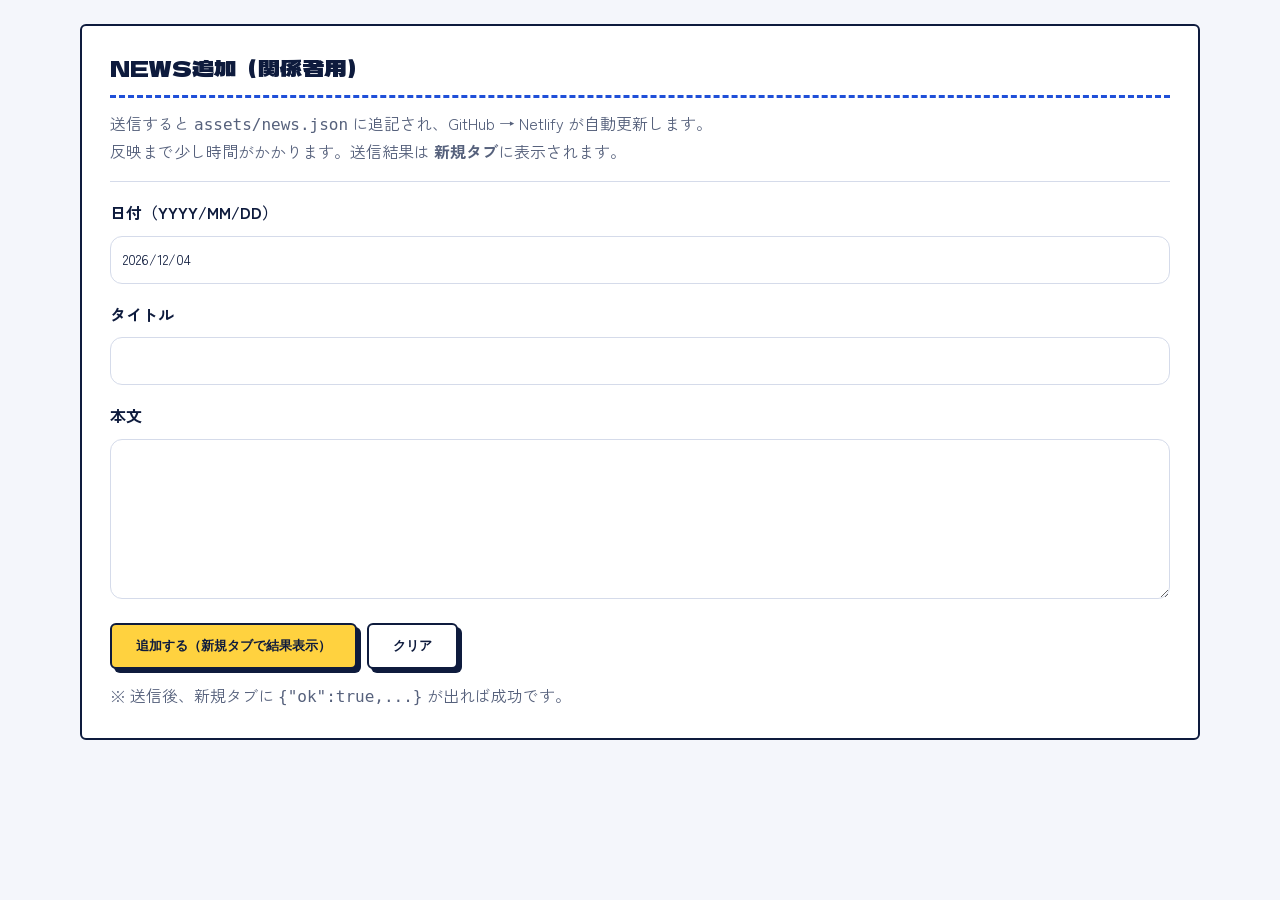
<file: news_post.html>
<!doctype html>
<html lang="ja">
<head>
  <meta charset="utf-8" />
  <meta name="viewport" content="width=device-width,initial-scale=1" />
  <title>NEWS 追加（関係者用）</title>

  <!-- 既存サイトのCSSを使う（ボタン等の見た目を揃える） -->
  <link rel="stylesheet" href="assets/style.css" />

  <style>
    /* このページだけの微調整（押せない事故を避ける） */
    .form-row { margin: 12px 0 16px; }
    .form-row label { display:block; font-weight:700; margin: 0 0 8px; }
    .input, .textarea {
      width: 100%;
      padding: 10px 12px;
      border: 1px solid var(--line);
      border-radius: 12px;
      font-size: 14px;
      background: #fff;
      color: var(--text);
    }
    .textarea { min-height: 160px; resize: vertical; }

    /* クリック不能対策（最優先） */
    button, .btn { pointer-events: auto !important; cursor: pointer !important; }
  </style>
</head>

<body>
  <!-- 既存サイトと揃えるならヘッダーを入れてもOK（必要ならコピペしてください） -->
  <main class="container" style="padding:24px 0 60px;">
    <div class="card">
      <h2>NEWS追加（関係者用）</h2>

      <p style="color:var(--muted);margin:8px 0 14px;line-height:1.7;">
        送信すると <code>assets/news.json</code> に追記され、GitHub → Netlify が自動更新します。<br>
        反映まで少し時間がかかります。送信結果は <b>新規タブ</b>に表示されます。
      </p>

      <hr style="border:none;border-top:1px solid var(--line);margin:16px 0;">

      <!-- ★ action をあなたの /exec に置き換える -->
      <form id="newsForm" method="POST" target="_blank">
        <div class="form-row">
          <label for="date">日付（YYYY/MM/DD）</label>
          <input class="input" name="date" id="date" autocomplete="off" />
        </div>

        <div class="form-row">
          <label for="title">タイトル</label>
          <input class="input" name="title" id="title" />
        </div>

        <div class="form-row">
          <label for="body">本文</label>
          <textarea class="textarea" name="body" id="body"></textarea>
        </div>

        <div style="display:flex; gap:10px; flex-wrap:wrap; align-items:center;">
          <button class="btn primary" type="submit">追加する（新規タブで結果表示）</button>
          <button class="btn" type="button" id="clearBtn">クリア</button>
        </div>

        <p id="hint" style="margin:12px 0 0;color:var(--muted);">
          ※ 送信後、新規タブに <code>{"ok":true,...}</code> が出れば成功です。
        </p>
      </form>
    </div>
  </main>

  <script>
    // ★ここをあなたの Apps Script WebアプリURL(/exec) に置き換え
    const ACTION_URL = "https://script.google.com/macros/s/AKfycbx97B4XT3zK9yJy11FIMwKnsqfJaiFL6IcXukaHv4bFun1hazwZVExsbmdmVESlVlvd7Q/exec";

    // 今日の日付を YYYY/MM/DD で自動入力
    const pad = (n) => String(n).padStart(2, "0");
    const d = new Date();
    document.getElementById("date").value = `${d.getFullYear()}/${pad(d.getMonth()+1)}/${pad(d.getDate())}`;

    // action をセット（HTMLに直書きしない＝ミス減らす）
    const form = document.getElementById("newsForm");
    form.action = ACTION_URL;

    // クリアボタン
    document.getElementById("clearBtn").addEventListener("click", () => {
      document.getElementById("title").value = "";
      document.getElementById("body").value = "";
      document.getElementById("title").focus();
    });

    // 送信前チェック（最低限）
    form.addEventListener("submit", (e) => {
      const title = document.getElementById("title").value.trim();
      const body  = document.getElementById("body").value.trim();
      if (!title && !body) {
        e.preventDefault();
        alert("タイトルまたは本文を入力してください。");
        return;
      }
      // 送信は新規タブで開くので、ここでは成功/失敗判定しない
    });
  </script>
</body>
</html>
</file>
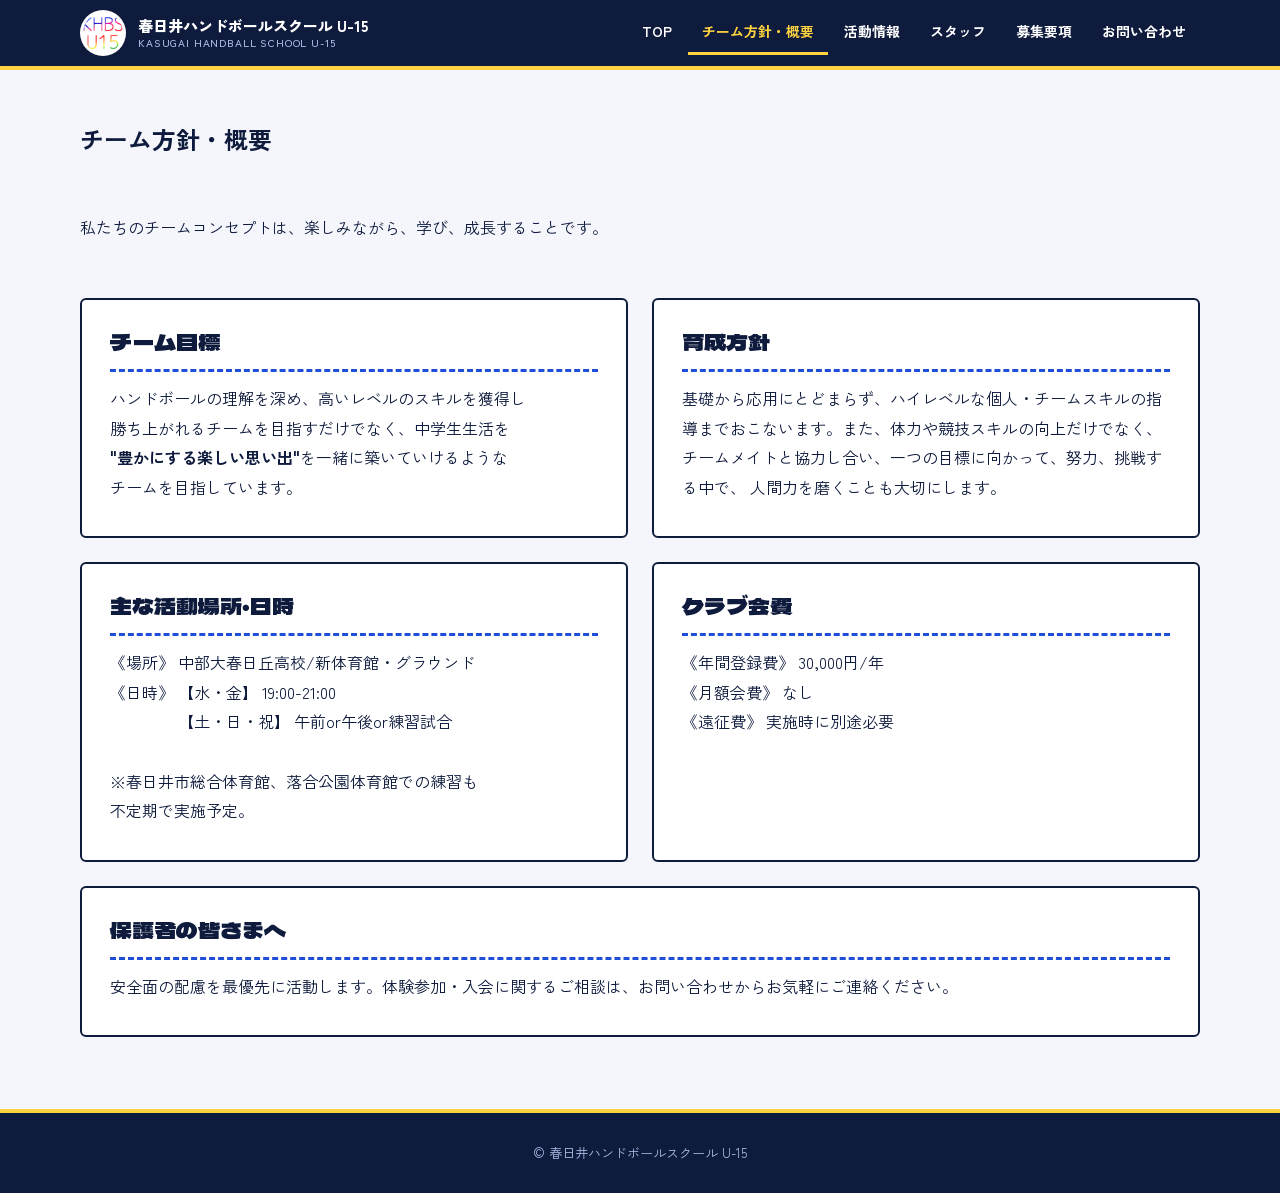
<file: policy.html>
<!doctype html>
<html lang="ja">
<head>
  <meta charset="utf-8" />
  <meta name="viewport" content="width=device-width,initial-scale=1" />
  <title>チーム方針・活動場所｜春日井市の春日井ハンドボールスクール U-15</title>
  <meta name="description" content="春日井市を中心に活動する中学生ハンドボールクラブのチーム方針・概要。中部大春日丘高校などの活動場所・練習日時、育成方針、クラブ会費をご案内します。" />
  <link rel="canonical" href="https://kasugai-hs-u15.netlify.app/policy.html" />
  <link rel="stylesheet" href="assets/style.css" />
</head>
<body>
    <header class="header">
      <div class="container header-inner">
          <div class="brand" aria-label="春日井ハンドボールスクール U-15">
          <img src="assets/logo.png" alt="ロゴ" />
          <div class="brand-title">
              <span>春日井ハンドボールスクール U-15</span>
            <strong>KASUGAI HANDBALL SCHOOL U-15</strong>
          </div>
      </div>
        <nav class="nav">
          <a data-nav href="index.html">TOP</a>
          <a data-nav href="policy.html">チーム方針・概要</a>
          <a data-nav href="news.html">活動情報</a>
          <a data-nav href="staff.html">スタッフ</a>
          <a data-nav href="recruit.html">募集要項</a>
          <a data-nav href="contact.html">お問い合わせ</a>
        </nav>
      </div>
    </header>

  <main class="container">
    <section class="hero">
      <h1>チーム方針・概要</h1>
      <p>私たちのチームコンセプトは、楽しみながら、学び、成長することです。</p>
    </section>

    <section class="grid">
      <div class="card cols-6">
        <h2>チーム目標</h2>
        <p>ハンドボールの理解を深め、高いレベルのスキルを獲得し<br>勝ち上がれるチームを目指すだけでなく、中学生生活を<br><strong>"豊かにする楽しい思い出"</strong>を一緒に築いていけるような<br>チームを目指しています。</p>
      </div>
      <div class="card cols-6">
        <h2>育成方針</h2>
        <p>基礎から応用にとどまらず、ハイレベルな個人・チームスキルの指導までおこないます。また、体力や競技スキルの向上だけでなく、チームメイトと協力し合い、一つの目標に向かって、努力、挑戦する中で、
        人間力を磨くことも大切にします。</p>
      </div>

      <div class="card cols-6">
        <h2>主な活動場所・日時</h2>
        <p>
        《場所》 中部大春日丘高校/新体育館・グラウンド<br>
        《日時》 【水・金】 19:00-21:00<br>
        &emsp;&emsp;&emsp;&emsp;&nbsp;【土・日・祝】 午前or午後or練習試合<br>
        <br>
        ※春日井市総合体育館、落合公園体育館での練習も<br>不定期で実施予定。
        </p>
      </div>

      <div class="card cols-6">
        <h2>クラブ会費</h2>
        <p>
          《年間登録費》 30,000円/年<br>
          《月額会費》 なし<br>
          《遠征費》 実施時に別途必要
        </p>
      </div>
      
      <div class="card cols-12">
        <h2>保護者の皆さまへ</h2>
        <p>
          安全面の配慮を最優先に活動します。体験参加・入会に関するご相談は、お問い合わせからお気軽にご連絡ください。
        </p>
      </div>
    </section>
  </main>

  <footer class="footer"><div class="container">© <span id="y"></span> 春日井ハンドボールスクール U-15</div></footer>
  <script type="module" src="assets/main.js"></script>
</body>
</html>
</file>
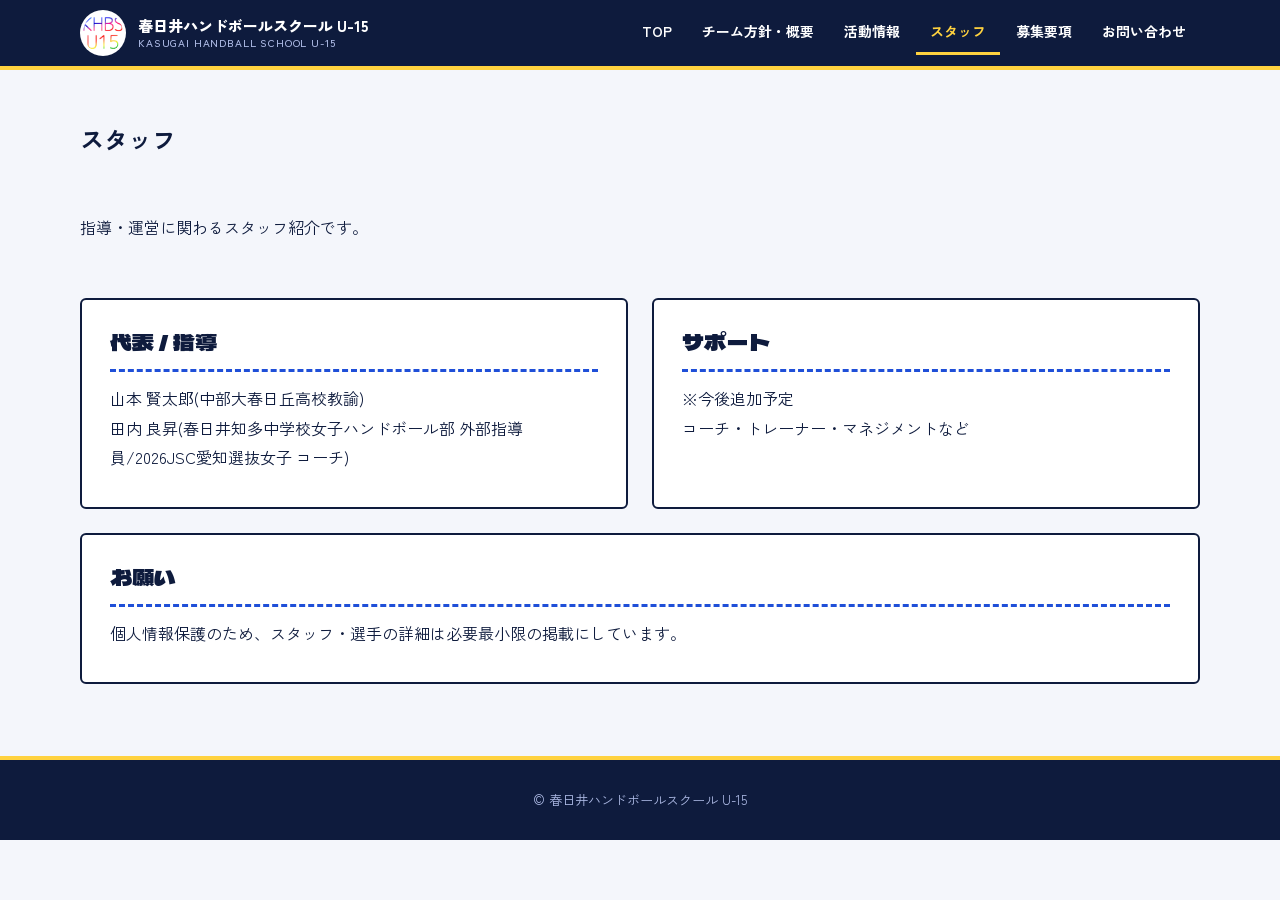
<file: staff.html>
<!doctype html>
<html lang="ja">
<head>
  <meta charset="utf-8" />
  <meta name="viewport" content="width=device-width,initial-scale=1" />
  <title>スタッフ紹介｜春日井ハンドボールスクール U-15</title>
  <meta name="description" content="春日井市を中心に活動する中学生ハンドボールクラブ、春日井ハンドボールスクール U-15のスタッフをご紹介します。" />
  <link rel="canonical" href="https://kasugai-hs-u15.netlify.app/staff.html" />
  <link rel="stylesheet" href="assets/style.css" />
</head>
<body>
    <header class="header">
      <div class="container header-inner">
          <div class="brand" aria-label="春日井ハンドボールスクール U-15">
          <img src="assets/logo.png" alt="ロゴ" />
          <div class="brand-title">
              <span>春日井ハンドボールスクール U-15</span>
            <strong>KASUGAI HANDBALL SCHOOL U-15</strong>
          </div>
      </div>
        <nav class="nav">
          <a data-nav href="index.html">TOP</a>
          <a data-nav href="policy.html">チーム方針・概要</a>
          <a data-nav href="news.html">活動情報</a>
          <a data-nav href="staff.html">スタッフ</a>
          <a data-nav href="recruit.html">募集要項</a>
          <a data-nav href="contact.html">お問い合わせ</a>
        </nav>
      </div>
    </header>

  <main class="container">
    <section class="hero">
      <h1>スタッフ</h1>
      <p>指導・運営に関わるスタッフ紹介です。</p>
    </section>

    <section class="grid">
      <div class="card cols-6">
        <h2>代表 / 指導</h2>
        <p>
        山本 賢太郎(中部大春日丘高校教諭)<br>
        田内 良昇(春日井知多中学校女子ハンドボール部 外部指導員/2026JSC愛知選抜女子 コーチ)
        </p>
      </div>
      <div class="card cols-6">
        <h2>サポート</h2>
        <p>※今後追加予定<br/>コーチ・トレーナー・マネジメントなど</p>
      </div>

      <div class="card cols-12">
        <h2>お願い</h2>
        <p>個人情報保護のため、スタッフ・選手の詳細は必要最小限の掲載にしています。</p>
      </div>
    </section>
  </main>

  <footer class="footer"><div class="container">© <span id="y"></span> 春日井ハンドボールスクール U-15</div></footer>
  <script type="module" src="assets/main.js"></script>
</body>
</html>
</file>
<file: assets/style.css>
/* 春日井ハンドボールスクール U-15 — リニューアル版 style.css
   既存HTMLのクラス名をそのまま使用。assets/style.css と差し替えるだけで全ページに反映されます。 */
@import url("https://fonts.googleapis.com/css2?family=Dela+Gothic+One&family=Zen+Kaku+Gothic+New:wght@400;500;700;900&display=swap");

:root{
  --ink:#0e1b3d;      /* コートサイドの濃紺 */
  --court:#1f4fd8;    /* コートブルー */
  --bib:#ffd23f;      /* ビブスのイエロー */
  --paper:#f4f6fb;
  --white:#fff;
  --muted:#56617c;
  --line:#d5dbea;
  --display:"Dela Gothic One","Zen Kaku Gothic New",sans-serif;
  --body:"Zen Kaku Gothic New","Hiragino Kaku Gothic ProN","Yu Gothic",Meiryo,sans-serif;
}
*{box-sizing:border-box}
html{scroll-behavior:smooth}
body{margin:0;font-family:var(--body);font-size:16px;line-height:1.85;color:var(--ink);background:var(--paper);-webkit-font-smoothing:antialiased}
img{max-width:100%;height:auto}
a{color:var(--court);text-underline-offset:3px}
a:focus-visible,button:focus-visible{outline:3px solid var(--bib);outline-offset:2px}
.container{width:min(1120px,100% - 40px);margin-inline:auto}

/* ---------- ヘッダー ---------- */
.header{position:sticky;top:0;z-index:50;background:var(--ink);color:var(--white);border-bottom:4px solid var(--bib)}
.header-inner{display:flex;align-items:center;justify-content:space-between;gap:20px;padding:10px 0;flex-wrap:wrap}
.brand{display:flex;align-items:center;gap:12px;min-width:0}
.brand img{width:46px;height:46px;object-fit:contain;background:var(--white);border-radius:50%;padding:3px}
.brand-title{display:flex;flex-direction:column;line-height:1.25}
.brand-title span{font-weight:900;font-size:15px}
.brand-title strong{font-size:10.5px;font-weight:500;letter-spacing:.08em;color:#aebbe6}
.nav{display:flex;gap:2px;overflow-x:auto;scrollbar-width:none;max-width:100%}
.nav::-webkit-scrollbar{display:none}
.nav a{color:var(--white);text-decoration:none;font-weight:700;font-size:14px;padding:8px 14px;white-space:nowrap;border-bottom:3px solid transparent}
.nav a:hover{border-color:var(--court)}
.nav a.active,.nav a.is-active,.nav a[aria-current]{border-color:var(--bib);color:var(--bib)}

/* ---------- メイン・ヒーロー ---------- */
main.container{padding:32px 0 72px}
.hero{display:grid;gap:20px}
.hero-video,.hero-slider{border:2px solid var(--ink);border-radius:6px;overflow:hidden;background:var(--ink);box-shadow:8px 8px 0 var(--court)}
.hero-video img{display:block;width:100%;height:auto}
.recruit-banner{display:block;border-radius:6px;overflow:hidden;border:2px solid var(--ink);box-shadow:6px 6px 0 var(--bib);transition:transform .2s}
.recruit-banner:hover{transform:translate(-2px,-2px)}
.recruit-banner img{border-radius:0!important}
.hero-slides{display:flex;transition:transform 520ms ease}
.hero-slides img{flex:0 0 100%;width:100%;display:block;aspect-ratio:16/9;object-fit:cover}
.hero-dots{display:flex;gap:6px;padding:10px;background:var(--ink)}
.hero-dot{flex:1;height:5px;border:0;padding:0;background:#3b4a78;cursor:pointer}
.hero-dot.is-active{background:var(--bib)}

.hero-intro{padding:36px 0 8px}
.hero-intro h1{font-family:var(--display);font-weight:400;font-size:clamp(24px,4.4vw,44px);line-height:1.4;margin:0 0 20px;letter-spacing:.02em}
.hero-intro h1 u{text-decoration:none;background:linear-gradient(transparent 62%,var(--bib) 62%)}
.hero-copy{max-width:46em}
.hero-copy p{margin:0}

/* ---------- ボタン・バッジ ---------- */
.cta{display:flex;flex-wrap:wrap;align-items:center;gap:12px;margin-top:20px}
.btn{display:inline-block;padding:12px 24px;border:2px solid var(--ink);border-radius:6px;background:var(--white);color:var(--ink);font-weight:900;text-decoration:none;box-shadow:4px 4px 0 var(--ink);transition:transform .15s,box-shadow .15s}
.btn:hover{transform:translate(2px,2px);box-shadow:2px 2px 0 var(--ink)}
.btn.primary{background:var(--bib)}
.ig-icon img{width:40px;height:40px;display:block;border-radius:10px}
.kv{display:flex;flex-wrap:wrap;gap:8px;margin-top:22px}
.badge{padding:3px 12px;border:2px solid var(--court);border-radius:999px;color:var(--court);font-size:13px;font-weight:700;background:var(--white)}

/* ---------- カード・グリッド ---------- */
.grid{display:grid;grid-template-columns:repeat(12,1fr);gap:24px;margin-top:40px}
.cols-12{grid-column:span 12}.cols-8{grid-column:span 8}.cols-6{grid-column:span 6}.cols-4{grid-column:span 4}
.newsTall{grid-row:span 2;grid-column:7 / span 6}
.card{background:var(--white);border:2px solid var(--ink);border-radius:6px;padding:26px 28px;position:relative}
.card h2{font-family:var(--display);font-weight:400;font-size:22px;line-height:1.4;margin:0 0 12px;padding-bottom:12px;border-bottom:3px dashed var(--court)} /* 9mラインの破線 */
.card p{margin:0 0 8px}

/* ---------- お知らせリスト ---------- */
.list{list-style:none;margin:0;padding:0}
.list .item{padding:14px 0;border-bottom:1px solid var(--line)}
.list .item:last-child{border-bottom:0}
.meta{display:inline-block;font-size:12px;font-weight:700;color:var(--white);background:var(--court);padding:1px 10px;border-radius:3px;margin-bottom:4px}
.list .title{font-weight:900;line-height:1.5}
.list .body{color:var(--muted);font-size:14px;margin-top:2px}

/* ---------- 下層ページ共通の見出し・表 ---------- */
h1,h2,h3{line-height:1.45}
main h2{font-family:var(--display);font-weight:400}
table{width:100%;border-collapse:collapse;background:var(--white);border:2px solid var(--ink)}
th,td{padding:12px 16px;border-bottom:1px solid var(--line);text-align:left;vertical-align:top}
th{background:var(--ink);color:var(--white);font-weight:700}
input,textarea,select{font:inherit;width:100%;padding:10px 12px;border:2px solid var(--ink);border-radius:6px;background:var(--white)}

/* ---------- フッター ---------- */
.footer{background:var(--ink);color:#aebbe6;text-align:center;padding:28px 0;font-size:13px;border-top:4px solid var(--bib)}

/* ---------- レスポンシブ ---------- */
@media (max-width:820px){
  .grid{gap:20px}
  .cols-6,.cols-8,.cols-4,.newsTall{grid-column:span 12}
  .newsTall{grid-row:auto}
  .brand-title span{font-size:13px}
  .hero-video,.hero-slider{box-shadow:5px 5px 0 var(--court)}
}
@media (prefers-reduced-motion:reduce){
  *{transition:none!important;scroll-behavior:auto!important}
}
</file>
